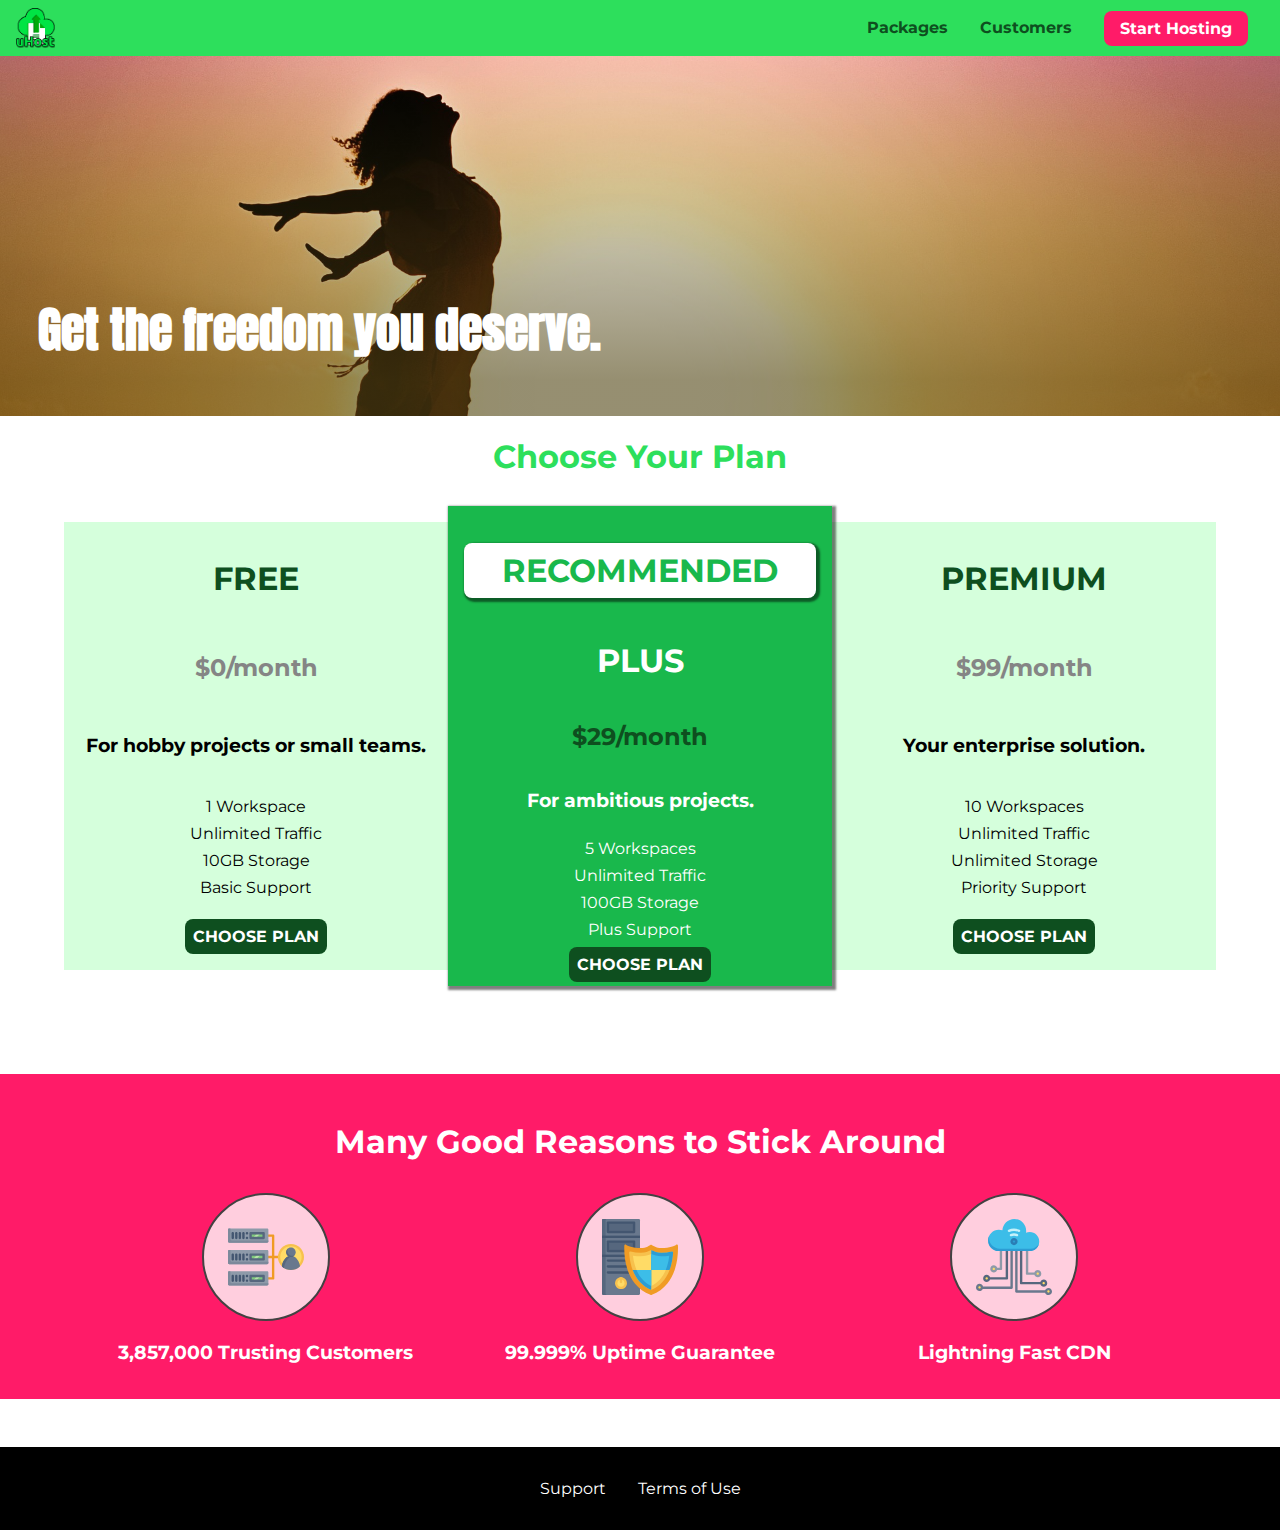
<file: index.html>
<!DOCTYPE html>
<html lang="en">

<head>
    <meta charset="UTF-8">
    <meta http-equiv="X-UA-Compatible" content="ie=edge">
    <meta name="viewport" content="width=device-width, initial-scale=1.0">
    <title>uHost</title>
    <link rel="shortcut icon" href="favicon.png">
    
    <link rel="stylesheet" href="shared.css">
    <link rel="stylesheet" href="main.css">
</head>

<body>
    <div class="backdrop"></div>
    <div class="modal">
        <h1 class="modal__title">Do you want to continue?</h1>
        <div class="modal__actions">
            <a href="start-hosting/index.html" class="modal__action">Yes!</a>
            <button class="modal__action modal__action--negative" type="button">No!</button>
        </div>
    </div>
    <header class="main-header">
        <div>
            <button class="toggle-button">
                <span class="toggle-button__bar"></span>
                <span class="toggle-button__bar"></span>
                <span class="toggle-button__bar"></span>
            </button>
            <a href="index.html" class="main-header__brand">
                <img src="images/uhost-icon.png" alt="uHost - Your favorite hosting company">
            </a>
        </div>
        <nav class="main-nav">
            <ul class="main-nav__items">
                <li class="main-nav__item">
                    <a href="packages/index.html">Packages</a>
                </li>
                <li class="main-nav__item">
                    <a href="customers/index.html">Customers</a>
                </li>
                <li class="main-nav__item main-nav__item--cta">
                    <a href="start-hosting/index.html">Start Hosting</a>
                </li>
            </ul>
        </nav>
    </header>
    <nav class="mobile-nav">
        <ul class="mobile-nav__items">
            <li class="mobile-nav__item">
                <a href="packages/index.html">Packages</a>
            </li>
            <li class="mobile-nav__item">
                <a href="customers/index.html">Customers</a>
            </li>
            <li class="mobile-nav__item mobile-nav__item--cta">
                <a href="start-hosting/index.html">Start Hosting</a>
            </li>
        </ul>
    </nav>
    <main>
        <section id="product-overview">
            <h1>Get the freedom you deserve.</h1>
        </section>
        <section id="plans">
            <h1 class="section-title">Choose Your Plan</h1>
            <div class="plan__list">
                <article class="plan">
                    <h1 class="plan__title">FREE</h1>
                    <h2 class="plan__price">$0/month</h2>
                    <h3>For hobby projects or small teams.</h3>
                    <ul class="plan__features">
                        <li class="plan__feature">1 Workspace</li>
                        <li class="plan__feature">Unlimited Traffic</li>
                        <li class="plan__feature">10GB Storage</li>
                        <li class="plan__feature">Basic Support</li>
                    </ul>
                    <div>
                        <button class="button">CHOOSE PLAN</button>
                    </div>
                </article>
                <article class="plan plan--highlighted">
                    <h1 class="plan__annotation">RECOMMENDED</h1>
                    <h1 class="plan__title">PLUS</h1>
                    <h2 class="plan__price">$29/month</h2>
                    <h3>For ambitious projects.</h3>
                    <ul class="plan__features">
                        <li class="plan__feature">5 Workspaces</li>
                        <li class="plan__feature">Unlimited Traffic</li>
                        <li class="plan__feature">100GB Storage</li>
                        <li class="plan__feature">Plus Support</li>
                    </ul>
                    <div>
                        <button class="button">CHOOSE PLAN</button>
                    </div>
                </article>
                <article class="plan">
                    <h1 class="plan__title">PREMIUM</h1>
                    <h2 class="plan__price">$99/month</h2>
                    <h3>Your enterprise solution.</h3>
                    <ul class="plan__features">
                        <li class="plan__feature">10 Workspaces</li>
                        <li class="plan__feature">Unlimited Traffic</li>
                        <li class="plan__feature">Unlimited Storage</li>
                        <li class="plan__feature">Priority Support</li>
                    </ul>
                    <div>
                        <button class="button">CHOOSE PLAN</button>
                    </div>
                </article>
            </div>
        </section>
        <section id="key-features">
            <h1 class="section-title">Many Good Reasons to Stick Around</h1>
            <ul class="key-feature__list">
                <li class="key-feature">
                    <div class="key-feature__image">
                        <svg viewBox="0 0 512 512">
                            <path style="fill:#F09B24;" d="M344,248h-32V112c0-4.418-3.582-8-8-8h-40c-4.418,0-8,3.582-8,8s3.582,8,8,8h32v128h-32  c-4.418,0-8,3.582-8,8s3.582,8,8,8h32v128h-32c-4.418,0-8,3.582-8,8s3.582,8,8,8h40c4.418,0,8-3.582,8-8V264h32c4.418,0,8-3.582,8-8  S348.418,248,344,248z"
                            />
                            <path style="fill:#8E9AA9;" d="M264,64H8c-4.418,0-8,3.582-8,8v80c0,4.418,3.582,8,8,8h256c4.418,0,8-3.582,8-8V72  C272,67.582,268.418,64,264,64z"
                            />
                            <path style="fill:#7C899B;" d="M24,144c-4.418,0-8-3.582-8-8V64H8c-4.418,0-8,3.582-8,8v80c0,4.418,3.582,8,8,8h256  c4.418,0,8-3.582,8-8v-8H24z"
                            />
                            <rect x="152" y="96" style="fill:#B8E3A8;" width="88" height="32" />
                            <g>
                                <polygon style="fill:#7EC97D;" points="152,96 152,128 166,128 198,96  " />
                                <polygon style="fill:#7EC97D;" points="220,96 188,128 240,128 240,96  " />
                            </g>
                            <path style="fill:#56677E;" d="M240,136h-88c-4.418,0-8-3.582-8-8V96c0-4.418,3.582-8,8-8h88c4.418,0,8,3.582,8,8v32  C248,132.418,244.418,136,240,136z M160,120h72v-16h-72V120z"
                            />
                            <g>
                                <path style="fill:#435670;" d="M32,136c-4.418,0-8-3.582-8-8V96c0-4.418,3.582-8,8-8s8,3.582,8,8v32C40,132.418,36.418,136,32,136z   "
                                />
                                <path style="fill:#435670;" d="M56,136c-4.418,0-8-3.582-8-8V96c0-4.418,3.582-8,8-8s8,3.582,8,8v32C64,132.418,60.418,136,56,136z   "
                                />
                                <path style="fill:#435670;" d="M80,136c-4.418,0-8-3.582-8-8V96c0-4.418,3.582-8,8-8s8,3.582,8,8v32C88,132.418,84.418,136,80,136z   "
                                />
                                <path style="fill:#435670;" d="M104,136c-4.418,0-8-3.582-8-8V96c0-4.418,3.582-8,8-8s8,3.582,8,8v32   C112,132.418,108.418,136,104,136z"
                                />
                                <path style="fill:#435670;" d="M128,105c-4.418,0-8-3.582-8-8v-1c0-4.418,3.582-8,8-8s8,3.582,8,8v1   C136,101.418,132.418,105,128,105z"
                                />
                                <path style="fill:#435670;" d="M128,136c-4.418,0-8-3.582-8-8v-1c0-4.418,3.582-8,8-8s8,3.582,8,8v1   C136,132.418,132.418,136,128,136z"
                                />
                            </g>
                            <path style="fill:#8E9AA9;" d="M264,208H8c-4.418,0-8,3.582-8,8v80c0,4.418,3.582,8,8,8h256c4.418,0,8-3.582,8-8v-80  C272,211.582,268.418,208,264,208z"
                            />
                            <path style="fill:#7C899B;" d="M24,288c-4.418,0-8-3.582-8-8v-72H8c-4.418,0-8,3.582-8,8v80c0,4.418,3.582,8,8,8h256  c4.418,0,8-3.582,8-8v-8H24z"
                            />
                            <rect x="152" y="240" style="fill:#B8E3A8;" width="88" height="32" />
                            <g>
                                <polygon style="fill:#7EC97D;" points="152,240 152,272 166,272 198,240  " />
                                <polygon style="fill:#7EC97D;" points="220,240 188,272 240,272 240,240  " />
                            </g>
                            <path style="fill:#56677E;" d="M240,280h-88c-4.418,0-8-3.582-8-8v-32c0-4.418,3.582-8,8-8h88c4.418,0,8,3.582,8,8v32  C248,276.418,244.418,280,240,280z M160,264h72v-16h-72V264z"
                            />
                            <g>
                                <path style="fill:#435670;" d="M32,280c-4.418,0-8-3.582-8-8v-32c0-4.418,3.582-8,8-8s8,3.582,8,8v32C40,276.418,36.418,280,32,280   z"
                                />
                                <path style="fill:#435670;" d="M56,280c-4.418,0-8-3.582-8-8v-32c0-4.418,3.582-8,8-8s8,3.582,8,8v32C64,276.418,60.418,280,56,280   z"
                                />
                                <path style="fill:#435670;" d="M80,280c-4.418,0-8-3.582-8-8v-32c0-4.418,3.582-8,8-8s8,3.582,8,8v32C88,276.418,84.418,280,80,280   z"
                                />
                                <path style="fill:#435670;" d="M104,280c-4.418,0-8-3.582-8-8v-32c0-4.418,3.582-8,8-8s8,3.582,8,8v32   C112,276.418,108.418,280,104,280z"
                                />
                                <path style="fill:#435670;" d="M128,249c-4.418,0-8-3.582-8-8v-1c0-4.418,3.582-8,8-8s8,3.582,8,8v1   C136,245.418,132.418,249,128,249z"
                                />
                                <path style="fill:#435670;" d="M128,280c-4.418,0-8-3.582-8-8v-1c0-4.418,3.582-8,8-8s8,3.582,8,8v1   C136,276.418,132.418,280,128,280z"
                                />
                            </g>
                            <path style="fill:#8E9AA9;" d="M264,352H8c-4.418,0-8,3.582-8,8v80c0,4.418,3.582,8,8,8h256c4.418,0,8-3.582,8-8v-80  C272,355.582,268.418,352,264,352z"
                            />
                            <path style="fill:#7C899B;" d="M24,432c-4.418,0-8-3.582-8-8v-72H8c-4.418,0-8,3.582-8,8v80c0,4.418,3.582,8,8,8h256  c4.418,0,8-3.582,8-8v-8H24z"
                            />
                            <rect x="152" y="384" style="fill:#B8E3A8;" width="88" height="32" />
                            <g>
                                <polygon style="fill:#7EC97D;" points="152,384 152,416 166,416 198,384  " />
                                <polygon style="fill:#7EC97D;" points="220,384 188,416 240,416 240,384  " />
                            </g>
                            <path style="fill:#56677E;" d="M240,424h-88c-4.418,0-8-3.582-8-8v-32c0-4.418,3.582-8,8-8h88c4.418,0,8,3.582,8,8v32  C248,420.418,244.418,424,240,424z M160,408h72v-16h-72V408z"
                            />
                            <g>
                                <path style="fill:#435670;" d="M32,424c-4.418,0-8-3.582-8-8v-32c0-4.418,3.582-8,8-8s8,3.582,8,8v32C40,420.418,36.418,424,32,424   z"
                                />
                                <path style="fill:#435670;" d="M56,424c-4.418,0-8-3.582-8-8v-32c0-4.418,3.582-8,8-8s8,3.582,8,8v32C64,420.418,60.418,424,56,424   z"
                                />
                                <path style="fill:#435670;" d="M80,424c-4.418,0-8-3.582-8-8v-32c0-4.418,3.582-8,8-8s8,3.582,8,8v32C88,420.418,84.418,424,80,424   z"
                                />
                                <path style="fill:#435670;" d="M104,424c-4.418,0-8-3.582-8-8v-32c0-4.418,3.582-8,8-8s8,3.582,8,8v32   C112,420.418,108.418,424,104,424z"
                                />
                                <path style="fill:#435670;" d="M128,393c-4.418,0-8-3.582-8-8v-1c0-4.418,3.582-8,8-8s8,3.582,8,8v1   C136,389.418,132.418,393,128,393z"
                                />
                                <path style="fill:#435670;" d="M128,424c-4.418,0-8-3.582-8-8v-1c0-4.418,3.582-8,8-8s8,3.582,8,8v1   C136,420.418,132.418,424,128,424z"
                                />
                            </g>
                            <path style="fill:#F7C14D;" d="M424,168c-48.523,0-88,39.477-88,88s39.477,88,88,88s88-39.477,88-88S472.523,168,424,168z" />
                            <path style="fill:#FFDB66;" d="M424,184c-39.701,0-72,32.299-72,72s32.299,72,72,72s72-32.299,72-72S463.701,184,424,184z" />
                            <path style="fill:#69788D;" d="M484.893,314.16C476.393,274.588,451.922,248,424,248s-52.393,26.588-60.893,66.16  c-0.605,2.82,0.354,5.749,2.511,7.664C381.731,336.124,402.465,344,424,344s42.269-7.876,58.381-22.176  C484.539,319.909,485.498,316.98,484.893,314.16z"
                            />
                            <path style="fill:#56677E;" d="M434.053,249.171C430.768,248.403,427.411,248,424,248c-27.922,0-52.393,26.588-60.893,66.16  c-0.605,2.82,0.354,5.749,2.511,7.664c3.383,3.002,6.979,5.703,10.734,8.125C384.904,286.243,407.373,255.378,434.053,249.171z"
                            />
                            <path style="fill:#69788D;" d="M424,192c-17.645,0-32,14.355-32,32s14.355,32,32,32s32-14.355,32-32S441.645,192,424,192z" />
                            <path style="fill:#56677E;" d="M432,248c-17.645,0-32-14.355-32-32c0-6.783,2.128-13.076,5.742-18.258  C397.444,203.53,392,213.138,392,224c0,17.645,14.355,32,32,32c10.862,0,20.471-5.444,26.258-13.742  C445.076,245.872,438.783,248,432,248z"
                            />

                        </svg>
                    </div>
                    <p class="key-feature__description">3,857,000 Trusting Customers</p>
                </li>
                <li class="key-feature">
                    <div class="key-feature__image">
                        <svg viewBox="0 0 512 512">
                            <path style="fill:#69788D;" d="M248,0H8C3.582,0,0,3.582,0,8v496c0,4.418,3.582,8,8,8h240c4.418,0,8-3.582,8-8V8  C256,3.582,252.418,0,248,0z"
                            />
                            <path style="fill:#56677E;" d="M24,504V8c0-4.418,3.582-8,8-8H8C3.582,0,0,3.582,0,8v496c0,4.418,3.582,8,8,8h24  C27.582,512,24,508.418,24,504z"
                            />
                            <g>
                                <rect x="0" y="112" style="fill:#435670;" width="256" height="16" />
                                <rect x="0" y="240" style="fill:#435670;" width="256" height="16" />
                            </g>
                            <path style="fill:#F7C14D;" d="M128,392c-22.056,0-40,17.944-40,40s17.944,40,40,40s40-17.944,40-40S150.056,392,128,392z" />
                            <path style="fill:#FFDB66;" d="M128,408c-13.233,0-24,10.767-24,24s10.767,24,24,24s24-10.767,24-24S141.233,408,128,408z" />
                            <path style="fill:#F7C14D;" d="M128,392c-2.739,0-5.414,0.278-8,0.805V424c0,4.418,3.582,8,8,8c4.418,0,8-3.582,8-8v-31.195  C133.414,392.278,130.739,392,128,392z"
                            />
                            <g>
                                <path style="fill:#435670;" d="M216,288H40c-4.418,0-8-3.582-8-8s3.582-8,8-8h176c4.418,0,8,3.582,8,8S220.418,288,216,288z"
                                />
                                <path style="fill:#435670;" d="M216,328H40c-4.418,0-8-3.582-8-8s3.582-8,8-8h176c4.418,0,8,3.582,8,8S220.418,328,216,328z"
                                />
                                <path style="fill:#435670;" d="M216,368H40c-4.418,0-8-3.582-8-8s3.582-8,8-8h176c4.418,0,8,3.582,8,8S220.418,368,216,368z"
                                />
                                <path style="fill:#435670;" d="M216,16H40c-4.418,0-8,3.582-8,8v64c0,4.418,3.582,8,8,8h176c4.418,0,8-3.582,8-8V24   C224,19.582,220.418,16,216,16z"
                                />
                            </g>
                            <rect x="48" y="32" style="fill:#56677E;" width="160" height="48" />
                            <path style="fill:#435670;" d="M216,144H40c-4.418,0-8,3.582-8,8v64c0,4.418,3.582,8,8,8h176c4.418,0,8-3.582,8-8v-64  C224,147.582,220.418,144,216,144z"
                            />
                            <rect x="48" y="160" style="fill:#56677E;" width="160" height="48" />
                            <path style="fill:#F09B24;" d="M511.747,180.237c-0.194-6.537-8.107-10.107-13.135-5.894c-5.6,4.693-42.904,21.282-98.514,21.282  c-33.45,0-64.625-20.999-64.929-21.206c-2.9-1.991-6.764-1.85-9.512,0.346c-2.677,2.135-27.201,20.86-63.793,20.86  c-55.607,0-92.914-16.589-98.515-21.282c-5.028-4.211-12.941-0.645-13.135,5.894c-1.634,54.834,4.655,105.941,18.693,151.903  c12.096,39.604,29.759,74.047,52.497,102.373c27.538,34.304,62.743,59.882,104.66,76.045c3.069,1.918,6.757,1.921,9.83,0  c41.917-16.163,77.122-41.741,104.66-76.045c22.738-28.326,40.401-62.77,52.497-102.373  C507.092,286.179,513.381,235.071,511.747,180.237z"
                            />
                            <path style="fill:#F7C14D;" d="M476.21,221.226c-1.953-1.631-4.568-2.235-7.036-1.628c-21.686,5.327-44.926,8.028-69.075,8.028  c-25.926,0-49.633-8.975-64.955-16.504c-2.307-1.134-5.016-1.091-7.284,0.116c-14.059,7.477-36.919,16.388-65.994,16.388  c-24.153,0-47.394-2.701-69.075-8.028c-5.155-1.268-10.221,2.966-9.894,8.261c2.077,33.693,7.668,65.635,16.616,94.935  c22.774,74.565,66.139,126.334,128.888,153.868c2.032,0.891,4.397,0.891,6.43,0c61.777-27.107,104.716-78.876,127.62-153.868  c8.948-29.3,14.539-61.241,16.616-94.935C479.224,225.319,478.163,222.856,476.21,221.226z"
                            />
                            <path style="fill:#FFDB66;" d="M331.609,451.727c-52.604-25.289-89.304-70.987-109.144-135.944  c-6.532-21.39-11.162-44.336-13.82-68.447c17.133,2.852,34.952,4.291,53.22,4.291c29.394,0,53.376-7.793,69.978-15.561  c17.44,7.736,41.656,15.561,68.256,15.561c18.267,0,36.085-1.439,53.219-4.291c-2.659,24.112-7.288,47.06-13.82,68.448  C419.545,381.108,383.27,426.805,331.609,451.727z"
                            />
                            <g>
                                <path style="fill:#2C9DD4;" d="M479.066,227.858c0.157-2.539-0.903-5.002-2.856-6.633s-4.568-2.235-7.036-1.628   c-21.686,5.327-44.926,8.028-69.075,8.028c-25.926,0-49.633-8.975-64.955-16.504c-1.057-0.52-2.2-0.78-3.345-0.806l-0.072,133.351   h123.601c2.556-6.746,4.933-13.702,7.123-20.874C471.398,293.493,476.989,261.552,479.066,227.858z"
                                />
                                <path style="fill:#2C9DD4;" d="M206.658,343.667c24.153,63.42,65.028,108.108,121.743,132.995c1.031,0.452,2.147,0.673,3.263,0.666   l0.063-133.661H206.658z"
                                />
                            </g>
                            <g>
                                <path style="fill:#3CBDE8;" d="M439.497,315.783c6.532-21.389,11.161-44.336,13.82-68.448c-17.134,2.852-34.952,4.291-53.219,4.291   c-26.6,0-50.815-7.824-68.256-15.561l-0.116,107.601h97.758C433.179,334.807,436.524,325.518,439.497,315.783z"
                                />
                                <path style="fill:#3CBDE8;" d="M232.523,343.667c21.144,50.298,54.363,86.56,99.087,108.06l0.117-108.06H232.523z" />
                            </g>
                        </svg>
                    </div>
                    <p class="key-feature__description">99.999% Uptime Guarantee</p>
                </li>
                <li class="key-feature">
                    <div class="key-feature__image">
                        <svg viewBox="0 0 512 512">
                            <path style="fill:#8E9AA9;" d="M168,200c-4.418,0-8,3.582-8,8v120h-17.376c-3.302-9.311-12.194-16-22.624-16  c-13.234,0-24,10.767-24,24s10.766,24,24,24c10.429,0,19.321-6.689,22.624-16H168c4.418,0,8-3.582,8-8V208  C176,203.582,172.418,200,168,200z"
                            />
                            <path style="fill:#FFDB66;" d="M120,328c-4.411,0-8,3.589-8,8s3.589,8,8,8s8-3.589,8-8S124.411,328,120,328z" />
                            <path style="fill:#56677E;" d="M208,200c-4.418,0-8,3.582-8,8v184H94.624C91.322,382.689,82.43,376,72,376  c-13.234,0-24,10.767-24,24s10.766,24,24,24c10.429,0,19.321-6.689,22.624-16H208c4.418,0,8-3.582,8-8V208  C216,203.582,212.418,200,208,200z"
                            />
                            <path style="fill:#FFDB66;" d="M72,392c-4.411,0-8,3.589-8,8s3.589,8,8,8s8-3.589,8-8S76.411,392,72,392z" />
                            <path style="fill:#69788D;" d="M240,208c-4.418,0-8,3.582-8,8v239H47.24c-2.671-10.34-12.078-18-23.24-18c-13.234,0-24,10.767-24,24  s10.766,24,24,24c9.666,0,18.009-5.747,21.809-14H240c4.418,0,8-3.582,8-8V216C248,211.582,244.418,208,240,208z"
                            />
                            <path style="fill:#FFDB66;" d="M24,453c-4.411,0-8,3.589-8,8s3.589,8,8,8s8-3.589,8-8S28.411,453,24,453z" />
                            <path style="fill:#69788D;" d="M488,464c-10.429,0-19.321,6.689-22.624,16H280V208c0-4.418-3.582-8-8-8s-8,3.582-8,8v280  c0,4.418,3.582,8,8,8h193.376c3.302,9.311,12.194,16,22.624,16c13.234,0,24-10.767,24-24S501.234,464,488,464z"
                            />
                            <path style="fill:#FFDB66;" d="M488,480c-4.411,0-8,3.589-8,8s3.589,8,8,8s8-3.589,8-8S492.411,480,488,480z" />
                            <path style="fill:#56677E;" d="M456,408c-10.429,0-19.321,6.689-22.624,16H312V208c0-4.418-3.582-8-8-8s-8,3.582-8,8v224  c0,4.418,3.582,8,8,8h129.376c3.302,9.311,12.194,16,22.624,16c13.234,0,24-10.767,24-24S469.234,408,456,408z"
                            />
                            <path style="fill:#FFDB66;" d="M456,424c-4.411,0-8,3.589-8,8s3.589,8,8,8s8-3.589,8-8S460.411,424,456,424z" />
                            <path style="fill:#8E9AA9;" d="M416,344c-10.429,0-19.321,6.689-22.624,16H352V208c0-4.418-3.582-8-8-8s-8,3.582-8,8v160  c0,4.418,3.582,8,8,8h49.376c3.302,9.311,12.194,16,22.624,16c13.234,0,24-10.767,24-24S429.234,344,416,344z"
                            />
                            <path style="fill:#FFDB66;" d="M416,360c-4.411,0-8,3.589-8,8s3.589,8,8,8s8-3.589,8-8S420.411,360,416,360z" />
                            <path style="fill:#3CBDE8;" d="M362,88c-8.741,0-17.231,1.751-25.06,5.085C337.646,88.797,338,84.43,338,80  c0-44.112-35.888-80-80-80c-42.823,0-77.895,33.816-79.909,76.149C170.393,73.415,162.244,72,154,72c-39.701,0-72,32.299-72,72  s32.299,72,72,72h208c35.29,0,64-28.71,64-64S397.29,88,362,88z"
                            />
                            <path style="fill:#2C9DD4;" d="M368,200H160c-39.701,0-72-32.299-72-72c0-5.863,0.721-11.559,2.05-17.019  C84.918,120.88,82,132.102,82,144c0,39.701,32.299,72,72,72h208c30.389,0,55.88-21.296,62.379-49.743  C413.565,186.327,392.352,200,368,200z"
                            />
                            <path style="fill:#2A7DB5;" d="M256,128c-13.234,0-24,10.767-24,24s10.766,24,24,24c13.233,0,24-10.767,24-24S269.233,128,256,128z"
                            />
                            <path style="fill:#2C9DD4;" d="M256,144c-4.411,0-8,3.589-8,8s3.589,8,8,8c4.411,0,8-3.589,8-8S260.411,144,256,144z" />
                            <g>
                                <path style="fill:#C5F1FA;" d="M221.755,87.695c-2.994,0-5.864-1.688-7.233-4.572c-1.894-3.991-0.194-8.763,3.798-10.657   C230.157,66.849,242.834,64,256,64c13.166,0,25.844,2.849,37.68,8.466c3.992,1.895,5.692,6.666,3.798,10.657   s-6.666,5.692-10.657,3.798C277.144,82.328,266.774,80,256,80c-10.774,0-21.144,2.328-30.821,6.921   C224.072,87.446,222.904,87.695,221.755,87.695z"
                                />
                                <path style="fill:#C5F1FA;" d="M276.545,116.618c-1.148,0-2.316-0.249-3.424-0.774C267.745,113.293,261.985,112,256,112   c-5.985,0-11.745,1.293-17.121,3.844c-3.991,1.895-8.763,0.192-10.657-3.798c-1.894-3.992-0.193-8.764,3.798-10.657   C239.557,97.813,247.625,96,256,96c8.376,0,16.444,1.813,23.98,5.389c3.991,1.894,5.692,6.665,3.798,10.657   C282.41,114.93,279.539,116.618,276.545,116.618z"
                                />
                            </g>

                        </svg>
                    </div>
                    <p class="key-feature__description">Lightning Fast CDN</p>
                </li>
            </ul>
        </section>
    </main>
    <footer class="main-footer">
        <nav>
            <ul class="main-footer__links">
                <li class="main-footer__link">
                    <a href="#">Support</a>
                </li>
                <li class="main-footer__link">
                    <a href="#">Terms of Use</a>
                </li>
            </ul>
        </nav>
    </footer>
    <script src="shared.js"></script>
</body>

</html>
</file>
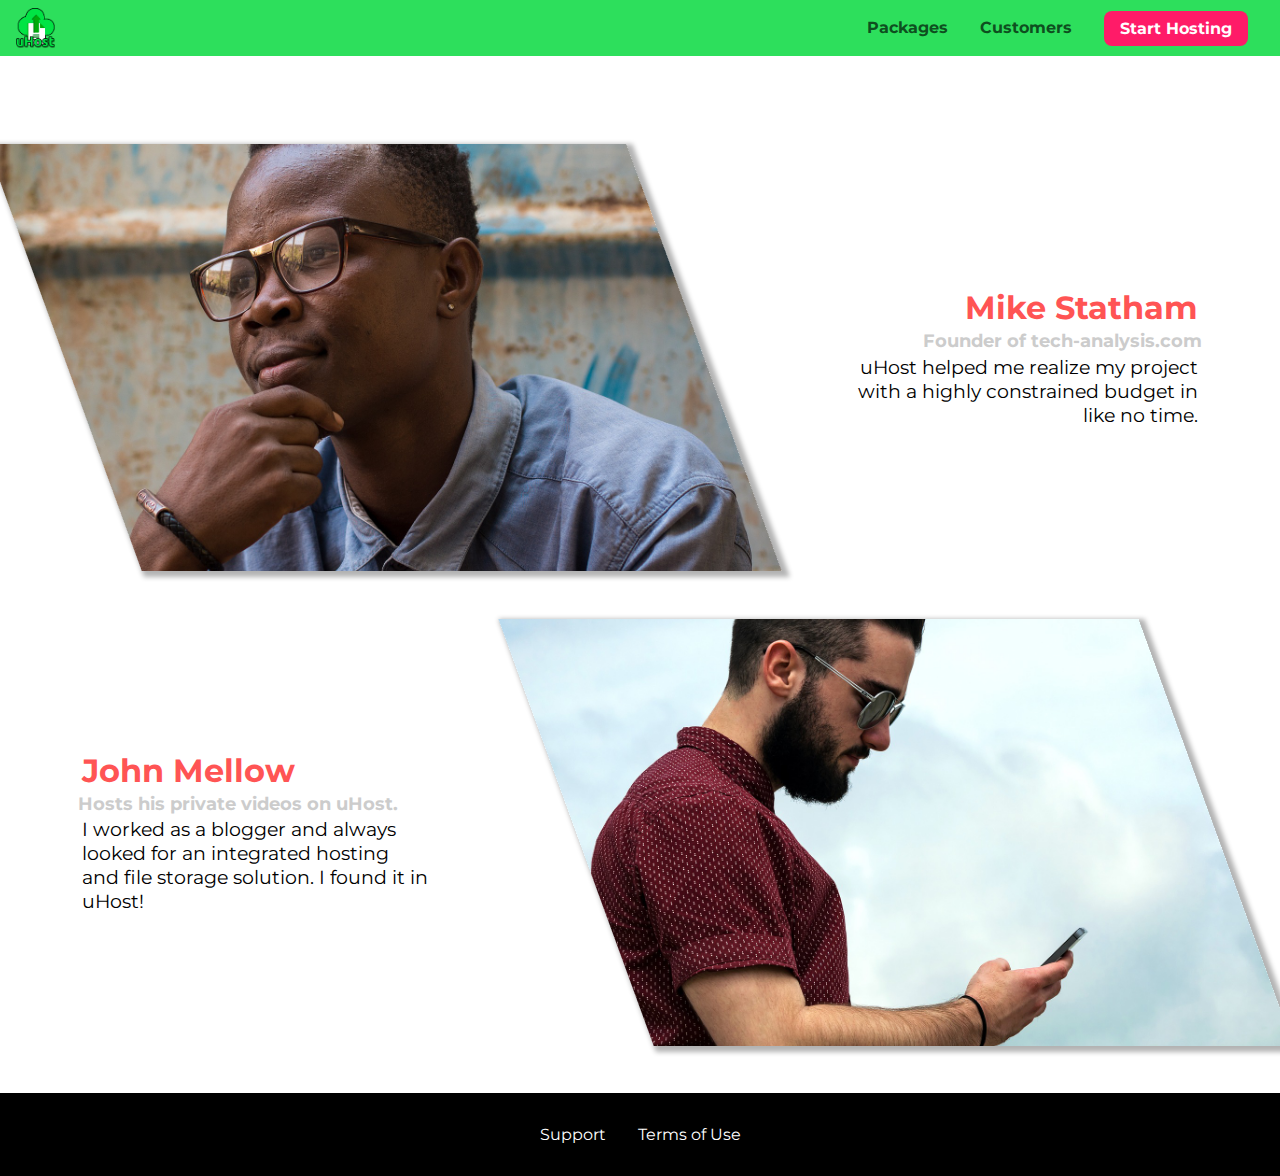
<file: customers/index.html>
<!DOCTYPE html>
<html lang="en">

<head>
    <meta charset="UTF-8">
    <meta name="viewport" content="width=device-width, initial-scale=1.0">
    <meta http-equiv="X-UA-Compatible" content="ie=edge">
    <title>uHost Customers</title>
    <link rel="shortcut icon" href="../favicon.png">
    
    <link rel="stylesheet" href="../shared.css">
    <link rel="stylesheet" href="customers.css">
</head>

<body>
    <div class="backdrop"></div>
    <header class="main-header">
        <div>
            <button class="toggle-button">
                <span class="toggle-button__bar"></span>
                <span class="toggle-button__bar"></span>
                <span class="toggle-button__bar"></span>
            </button>
            <a href="../index.html" class="main-header__brand">
                <img src="../images/uhost-icon.png" alt="uHost - Your favorite hosting company">
            </a>
        </div>
        <nav class="main-nav">
            <ul class="main-nav__items">
                <li class="main-nav__item">
                    <a href="../packages/index.html">Packages</a>
                </li>
                <li class="main-nav__item">
                    <a href="index.html">Customers</a>
                </li>
                <li class="main-nav__item main-nav__item--cta">
                    <a href="../start-hosting/index.html">Start Hosting</a>
                </li>
            </ul>
        </nav>
    </header>
    <nav class="mobile-nav">
        <ul class="mobile-nav__items">
            <li class="mobile-nav__item">
                <a href="../packages/index.html">Packages</a>
            </li>
            <li class="mobile-nav__item">
                <a href="index.html">Customers</a>
            </li>
            <li class="mobile-nav__item mobile-nav__item--cta">
                <a href="../start-hosting/index.html">Start Hosting</a>
            </li>
        </ul>
    </nav>
    <main>
        <div>
            <div class="testimonial" id="customer-1">
                <div class="testimonial__image-container">
                    <img src="../images/customer-1.jpg" alt="Mike Statham - Customer" class="testimonial__image">
                </div>
                <div class="testimonial__info">
                    <h1 class="testimonial__name">Mike Statham</h1>
                    <h2 class="testimonial__subtitle">Founder of
                        <a href="tech-analysis.com">tech-analysis.com</a>
                    </h2>
                    <p class="testimonial__text">uHost helped me realize my project with a highly constrained budget in like no time.</p>
                </div>
            </div>
            <div class="testimonial" id="customer-2">

                <div class="testimonial__info">
                    <h1 class="testimonial__name">John Mellow</h1>
                    <h2 class="testimonial__subtitle">Hosts his private videos on uHost.
                    </h2>
                    <p class="testimonial__text">I worked as a blogger and always looked for an integrated hosting and file storage solution. I found
                        it in uHost!
                    </p>
                </div>
                <div class="testimonial__image-container">
                    <img src="../images/customer-2.jpg" alt="John Mellow - Customer" class="testimonial__image">
                </div>
            </div>
        </div>
    </main>
    <footer class="main-footer">
        <nav>
            <ul class="main-footer__links">
                <li class="main-footer__link">
                    <a href="#">Support</a>
                </li>
                <li class="main-footer__link">
                    <a href="#">Terms of Use</a>
                </li>
            </ul>
        </nav>
    </footer>
    <script src="../shared.js"></script>
</body>

</html>
</file>
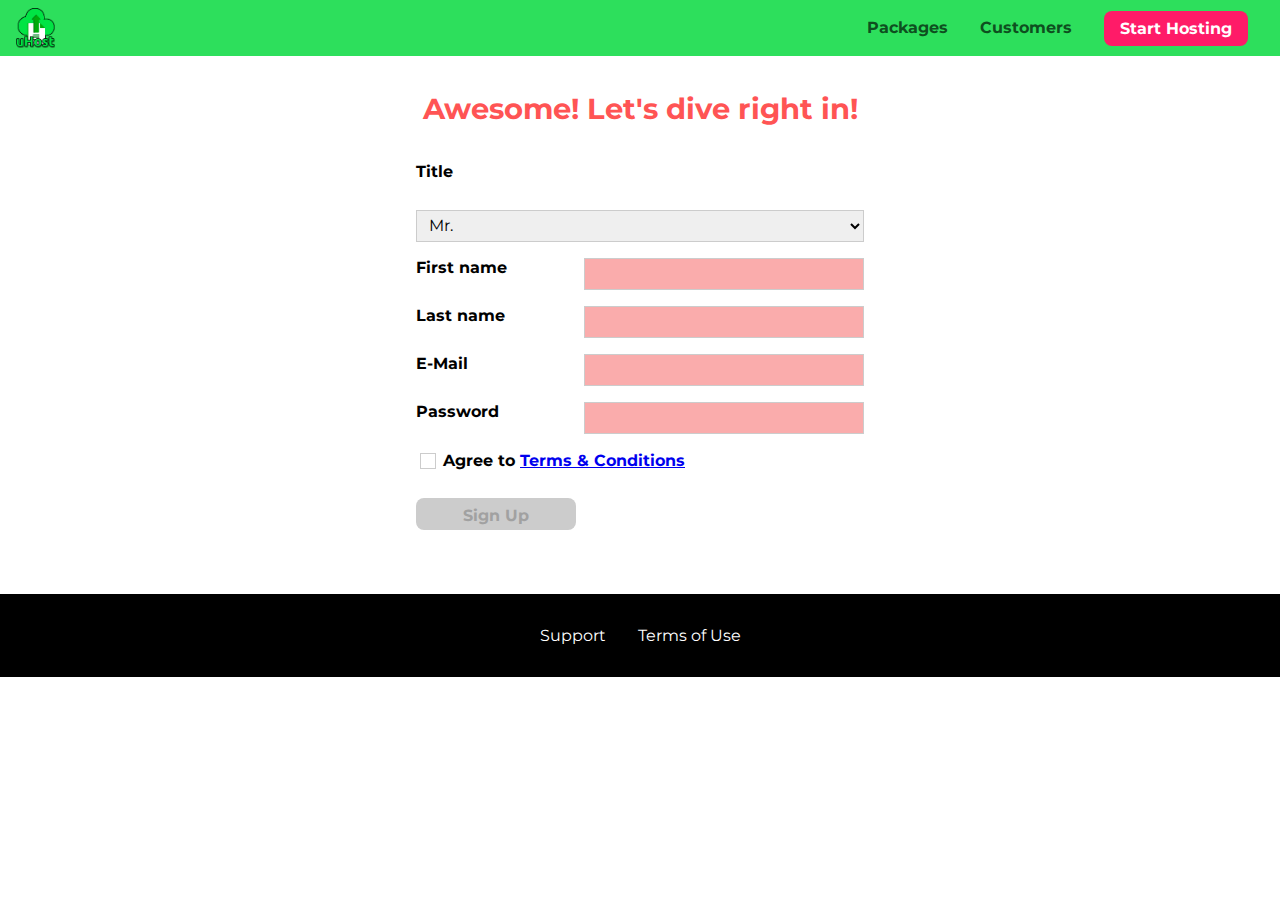
<file: start-hosting/index.html>
<!DOCTYPE html>
<html lang="en">

<head>
  <meta charset="UTF-8">
  <meta name="viewport" content="width=device-width, initial-scale=1.0">
  <meta http-equiv="X-UA-Compatible" content="ie=edge">
  <title>uHost Signup</title>
  <link rel="shortcut icon" href="../favicon.png">
  <link href="https://fonts.googleapis.com/css?family=Anton|Montserrat:400,700" rel="stylesheet">
  <link rel="stylesheet" href="../shared.css">
  <link rel="stylesheet" href="start-hosting.css">
</head>

<body>
  <div class="backdrop"></div>
  <header class="main-header">
    <div>
      <button class="toggle-button">
        <span class="toggle-button__bar"></span>
        <span class="toggle-button__bar"></span>
        <span class="toggle-button__bar"></span>
      </button>
      <a href="../index.html" class="main-header__brand">
        <img src="../images/uhost-icon.png" alt="uHost - Your favorite hosting company">
      </a>
    </div>
    <nav class="main-nav">
      <ul class="main-nav__items">
        <li class="main-nav__item">
          <a href="../packages/index.html">Packages</a>
        </li>
        <li class="main-nav__item">
          <a href="../customers/index.html">Customers</a>
        </li>
        <li class="main-nav__item main-nav__item--cta">
          <a href="index.html">Start Hosting</a>
        </li>
      </ul>
    </nav>
  </header>
  <nav class="mobile-nav">
    <ul class="mobile-nav__items">
      <li class="mobile-nav__item">
        <a href="../packages/index.html">Packages</a>
      </li>
      <li class="mobile-nav__item">
        <a href="../customers/index.html">Customers</a>
      </li>
      <li class="mobile-nav__item mobile-nav__item--cta">
        <a href="index.html">Start Hosting</a>
      </li>
    </ul>
  </nav>
  <main class="signup-page">
    <h1 class="signup-title">Awesome! Let's dive right in!</h1>
    <form action="index.html" class="signup-form">
      <label class="ritualfire" for="title">Title</label>
      <select id="title">
        <option value="mr">Mr.</option>
        <option value="ms">Ms.</option>
      </select>
      <label for="first-name">First name</label>
      <input type="text" id="first-name" required>
      <label for="last-name">Last name</label>
      <input type="text" id="last-name" required>
      <label for="email">E-Mail</label>
      <input type="email" id="email" required>
      <label for="password">Password</label>
      <input type="password" id="password" required>
      <div class="signup-form__checkbox">
        <input type="checkbox" id="agree-terms" required>
        <label for="agree-terms">Agree to
          <a href="#">Terms &amp; Conditions</a>
        </label>
      </div>

      <button type="submit" class="button" disabled>Sign Up</button>
    </form>
  </main>
  <footer class="main-footer">
    <nav>
      <ul class="main-footer__links">
        <li class="main-footer__link">
          <a href="#">Support</a>
        </li>
        <li class="main-footer__link">
          <a href="#">Terms of Use</a>
        </li>
      </ul>
    </nav>
  </footer>
  <script src="../shared.js"></script>
</body>

</html>
</file>
<file: shared.css>
@import url('https://fonts.googleapis.com/css?family=Roboto:100,400,900&display=swap');
@import url('https://fonts.googleapis.com/css?family=Anton&display=swap');
@import url('https://fonts.googleapis.com/css?family=Montserrat:400,700&display=swap');

:root {
  --dark-green: #0e4f1f;
  --highlight-color: #ff1b68;
}
* {
  box-sizing: border-box;
}

html{
  height: 100%;
}

body {
  font-family: "Montserrat", sans-serif;
  margin: 0;

  padding-top: 3.5rem;

}

@supports (display: grid) {
  font-family: "Montserrat", sans-serif;
  margin: 0;
  display:grid;
  grid-template-rows: 3.5rem auto fit-content(8rem);
  grid-template-areas: "header"
                       "main"
                       "footer";
  height: 100%;
  padding-top: 0;
}

main {
  /* se comenta cuando hay grid */
  /* min-height: calc(100vh - 3.5rem - 8rem); */
  /* margin-top: 3.5rem; */
  /* grid-row: 2/3; */
  grid-area:main;
}

.backdrop {
  position: fixed;
  display: none;
  opacity: 0;
  top: 0;
  left: 0;
  z-index: 100;
  width: 100vw;
  height: 100vh;
  background: rgba(0, 0, 0, 0.5);
  transition: opacity 200ms linear;
}

.main-header {
  width: 100%;
  position: fixed;
  top: 0;
  left: 0;
  background: #2ddf5c;
  padding: 0.5rem 1rem;
  z-index: 10;
  display: -webkit-box;
  display: -ms-flexbox;
  display: -webkit-flex;
  display: flex;
  align-items: center;
  justify-content: space-between;
}

/* Si no se usara flexbox se hace lo siguiente */
/* .main-header > div {
  display: inline-block;
  vertical-align: middle;
} */

.toggle-button {
  width: 3rem;
  background: transparent;
  border: none;
  cursor: pointer;
  padding-top: 0;
  padding-bottom: 0;
  vertical-align: middle;
}

.toggle-button:focus {
  outline: none;
}

.toggle-button__bar {
  width: 100%;
  height: 0.2rem;
  background: black;
  display: block;
  margin: 0.6rem 0;
}

.main-header__brand {
  color: var(--dark-green, #0e4f1f);
  text-decoration: none;
  font-weight: bold;
  height: 2.5rem;
  /* width: 20px; */
  /* display: inline-block;
  vertical-align: middle; */
}

.main-header__brand img {
  /*sin flexbox*/
  /* height: 100%; */
  height: 2.5rem;
  vertical-align: middle;
}

.main-nav {
  display: none;
}

.main-nav__items {
  margin: 0;
  padding: 0;
  list-style: none;
  display: flex;
  /* justify-content: flex-end; */
}

.main-nav__item {
  /* sin flexbox */
  /* display: inline-block; */
  margin: 0 1rem;
}

.main-nav__item a,
.mobile-nav__item a {
  text-decoration: none;
  color: var(--dark-green, #0e4f1f);
  font-weight: bold;
  padding: 0.2rem 0;
}

.main-nav__item a:hover,
.main-nav__item a:active {
  color: white;
  border-bottom: 5px solid white;
}

.main-nav__item--cta {

  animation: wiggle 400ms 3s 8 ease-out none;
}

.main-nav__item--cta a,
.mobile-nav__item--cta a {
  color: white;
  background: var(--highlight-color);
  padding: 0.5rem 1rem;
  border-radius: 8px;
}

.main-nav__item--cta a:hover,
.main-nav__item--cta a:active,
.mobile-nav__item--cta a:hover,
.mobile-nav__item--cta a:active {
  color: var(--highlight-color);
  background: white;
  border: none;
}

@media (min-width: 40rem) {
  .toggle-button {
    display: none;
  }

  .main-nav {
    display: flex;
    /* sin flexbox */
    /* display: inline-block;
    text-align: right;
    width: calc(100% - 44px);
    vertical-align: middle; */
  }
}

.main-footer {
  background: black;
  padding: 2rem;
  margin-top: 3rem;
  /* grid-row: 3 / 4; */
  grid-area: footer;
}

.main-footer__links {
  list-style: none;
  margin: 0;
  padding: 0;
  /* text-align: center; */
  display: flex;
  flex-direction: column;
  align-items: center;
}

.main-footer__link {
  /* sin flexbox */
  /* display: block; */
  margin: 0.5rem 0;
}

.main-footer__link a {
  color: white;
  text-decoration: none;
}

.main-footer__link a:hover,
.main-footer__link a:active {
  color: #ccc;
}

.mobile-nav {
  /* display: none; */
  position: fixed;
  z-index: 101;
  top: 0;
  left: 0;
  background: white;
  width: 80%;
  height: 100vh;
  transform: translateX(-100%);
  transition: transform 300ms ease-out;
}

.mobile-nav__items {
  width: 90%;
  height: 100%;
  list-style: none;
  /* margin: 10% auto; */
  padding: 0;
  /* text-align: center; */
  display: flex;
  flex-direction: column;
  align-items: center;
  justify-content: center;
}

.mobile-nav__item {
  margin: 1rem 0;
}

.mobile-nav__item a {
  font-size: 1.5rem;
}

.button {
  background: var(--dark-green, #0e4f1f);
  color: white;
  font: inherit;
  border: var(--dark-green, #0e4f1f);
  padding: 0.5rem;
  border-radius: 8px;
  font-weight: bold;
  cursor: pointer;
}

.button:hover,
.button:active {
  background: white;
  color: var(--dark-green, #0e4f1f);
}

.button:focus {
  outline: none;
}

.button[disabled] {
  cursor: not-allowed;
  border: #a1a1a1;
  background: #ccc;
  color: #a1a1a1;
}

.open {
    display: block !important;
    opacity: 1 !important;
    transform: translateY(0) !important;
}

@media (min-width: 40rem) {
  .main-footer__link {
    /* display: inline-block; */

    margin: 0 1rem;
  }

  .main-footer__links {


    flex-direction: row;
    justify-content: center
  }
}

@keyframes wiggle {
  0%{
    transform: rotateZ(0);
  }
  50%{
    transform: rotateZ(-10deg);
  }
  100%{
    transform: rotateZ(10deg);
  }
}
</file>
<file: main.css>
#product-overview {
  background: linear-gradient(to top, rgba(80, 68, 18, 0.6) 10%, transparent),
    url("images/freedom.jpg") center/cover no-repeat border-box,
    #ff1b68;
  /* background-image: url("freedom.jpg");
    background-size: cover;
    background-position: left 10% bottom 20%; */
  /* background-repeat: no-repeat;
    background-origin: border-box;
    background-clip: border-box; */
  /* background-image: linear-gradient(180deg, red 70%, blue 60%, rgba(0,0,0,0.5)); */
  /* background-image: radial-gradient(ellipse farthest-corner at 20% 50%, red, blue 70%, green); */
  width: 100vw;
  height: 33vh;
  /* border: 5px dashed red; */
  position: relative;
}

#product-overview h1 {
  color: white;
  font-family: "Anton", sans-serif;
  position: absolute;
  bottom: 5%;
  left: 3%;
  font-size: 1.6rem;
}

@media (min-width: 40rem) and (min-height: 40rem) {
  #product-overview {
    height: 40vh;
    background-position: 50% 25%;
  }

  #product-overview h1 {
    font-size: 3rem;
  }
}

.section-title {
  color: #2ddf5c;
  text-align: center;
}

.plan {
  background: #d5ffdc;
  text-align: center;
  padding: 1rem;
  margin: 0.5rem 0;
  width: 100%;
}

.plan--highlighted {
  background: #19b84c;
  color: white;
}

.plan__annotation {
  background: white;
  color: #19b84c;
  padding: 0.5rem;
  box-shadow: 2px 2px 2px 2px rgba(0, 0, 0, 0.5);
  border-radius: 8px;
}

.plan__title {
  color: #0e4f1f;
}

.plan__price {
  color: #858585;
}

.plan--highlighted .plan__title {
  color: white;
}

.plan--highlighted .plan__price {
  color: #0e4f1f;
}

.plan__features {
  list-style: none;
  margin: 0;
  padding: 0;
}

.plan__feature {
  margin: 0.5rem 0;
}

@media (min-width: 40rem) {
  .plan__list {
    width: 100%;
    /* text-align: center; */
    display: flex;
    justify-content: center;
    align-items: center;
  }

  .plan {
    /* display: inline-block; */
    width: 30%;
    /* vertical-align: middle; */
    min-width: 13rem;
    max-width: 25rem;
    display: flex;
    flex-direction: column;
    justify-content: space-between;

    height: 28rem;
  }

  .plan--highlighted {
    box-shadow: 2px 2px 2px 2px rgba(0, 0, 0, 0.5);
    height: 30rem;
    vertical-align: middle;
    z-index: 2;
  }
}

#key-features {
  background: #ff1b68;
  margin-top: 5rem;
  padding: 1rem;
}

#key-features .section-title {
  color: white;
  margin: 2rem;
}

.key-feature__list {
  list-style: none;
  margin: 0;
  padding: 0;
  text-align: center;

}

.key-feature__image {
  background: #ffcede;
  width: 128px;
  height: 128px;
  border: 2px solid #424242;
  border-radius: 50%;
  margin: auto;
  padding: 1.5rem;
}

.key-feature__description {
  text-align: center;
  font-weight: bold;
  color: white;
  font-size: 1.2rem;
}

@media (min-width: 40rem) {
  .key-feature {
    /* display: inline-block; */
    width: 30%;
    max-width: 25rem;
    /* vertical-align: top; */
    display: flex;
    flex-direction: column;
  }

  .key-feature__list {

    display: flex;
    justify-content: center;
  }
}

/* h1 {
    font-family: sans-serif;
} */

.modal {
  position: fixed;
  /* display: none; */
  opacity: 0;
  transform: translateY(-3rem);
  transition: opacity 200ms ease-out, transform 500ms ease-out;
  z-index: 200;
  top: 20%;
  left: 30%;
  width: 40%;
  background: white;
  padding: 1rem;
  border: 1px solid #ccc;
  box-shadow: 1px 1px 1px rgba(0, 0, 0, 0.5);
}

.modal__title {
  text-align: center;
  margin: 0 0 1rem 0;
}

.modal__actions {
  text-align: center;
}

.modal__action {
  border: 1px solid #0e4f1f;
  background: #0e4f1f;
  text-decoration: none;
  color: white;
  font: inherit;
  padding: 0.5rem 1rem;
  cursor: pointer;
}

.modal__action:hover,
.modal__action:active {
  background: #2ddf5c;
  border-color: #2ddf5c;
}

.modal__action--negative {
  background: red;
  border-color: red;
}

.modal__action--negative:hover,
.modal__action--negative:active {
  background: #ff5454;
  border-color: #ff5454;
}
</file>
<file: customers/customers.css>
main {
  padding-top: 2.5rem;
}

.testimonial {
    font-size: 1.2rem;
  }

  /*.testimonial__list {
    width: 80%;
    margin: auto;
  }*/

  .testimonial__image-container {
    width: 100%;
    max-width: 40rem;
    box-shadow: 3px 3px 5px 3px rgba(0,0,0,0.3);
    transform: skew(20deg);
    overflow: hidden;

  }

#customer-1:hover .testimonial__image-container {
  animation: flip-customer 1s ease-out forwards;
}
  .testimonial__image {
    width: 100%;
    vertical-align: top;
    transform: skew(-20deg)scale(1.4);
  }

  #customer-2:hover .testimonial__image-container {
    animation: flip-customer 1s ease-out forwards;
  }
    .testimonial__image {
      width: 100%;
      vertical-align: top;
      transform: skew(-20deg)scale(1.4);
    }

  .testimonial__info {
    text-align: right;
    padding: 0.9rem;
  }

  #customer-2.testimonial {
    text-align: right;
  }

  #customer-2 .testimonial__info {
    text-align: left;
  }

  .testimonial__name {
    margin: 0.2rem;
    color: #ff5454;
    font-size: 2rem;
  }

  .testimonial__subtitle {
    margin: 0;
    font-size: 1.1rem;
    color: #ccc;
  }

  .testimonial__subtitle a {
    color: inherit;
    text-decoration: none;
  }

  .testimonial__subtitle a:hover,
  .testimonial__subtitle a:active {
    color: #7a7a7a;
  }

  .testimonial__text {
    margin: 0.2rem;
  }

  @media (min-width: 40rem) {
    .testimonial {
      margin: 3rem auto;
      max-width: 1500px;
      display: flex;
      align-items: center;
      justify-content: space-around;
    }

    .testimonial__image-container {
      /* display: inline-block;
      vertical-align: middle; */
      width: 66%;
    }

    .testimonial__info {
      /* display: inline-block;
      vertical-align: middle; */
      width: 30%;
    }

  }

  @keyframes flip-customer {
    0% {
      transform: rotateY(0) skew(20deg);
    }
    50%{
      transform: rotateY(160deg) skew(20deg) ;

    }
    100%{
      transform: rotateY(360deg) skew(20deg);
    }
  }
</file>
<file: start-hosting/start-hosting.css>
main{
  padding-top: 1rem;
}
.signup-title{
  text-align: center;
  font-size: 1.8rem;
  color: #ff5454;
}

.signup-form{
  padding: 1rem;
  display: grid;
  grid-auto-rows: 2rem;
  grid-row-gap: 0.5rem;
}

.signup-form label{
  font-weight: bold;
}

.signup-form label,
.signup-form input,
.signup-form select {
  display: block;
  /* se pone comentario para poner gap de grid */
  /* margin-top: 1rem; */
  width: 100%;
}

/* .signup-form input[type="checkbox"] */
.signup-form input[id*="terms"],
.signup-form input[id*="terms"] + label {
  display: inline-block;
  width: auto;
  vertical-align: middle;
}

.signup-form input:not([type="checkbox"]),
.signup-form select {
  border: 1px solid #ccc;
  padding: 0.2rem 0.5rem;
  font: inherit;
}

.signup-form input:focus,
.signup-form select:focus {
  outline: none;
  background: #d8f3df;
  border-color: #2ddf5c;
}

.signup-form input[type="checkbox"] {
  border: 1px solid #ccc;
  background: white;
  width: 1rem;
  height: 1rem;
  -webkit-appearance: none;
  -moz-appearance: none;
  appearance: none;
}

.signup-form input[type="checkbox"]:checked{
  background: #2ddf5c;
  border: #0e4f1f;
}

.signup-form input.invalid,
.signup-form select.invalid,
.signup-form :invalid {
  border-color: red;
  background: #faacac;
}

.signup-form button[type="submit"] {
  display: block;
  /* se pone comentario en estas márgenes para poner gap grid */
  /* margin-top: 1rem; */
}

@media (min-width: 40rem) {
  .signup-form{
    margin: auto;
    width: 30rem;
    grid-template-columns: 10rem auto;
    grid-row-gap: 1rem;
    grid-column-gap: 0.5rem;
  }

  .signup-form__checkbox {
    grid-column: span 2;
  }

  .signup-form [id="title"] {
    grid-column: span 2;
  }
</file>
